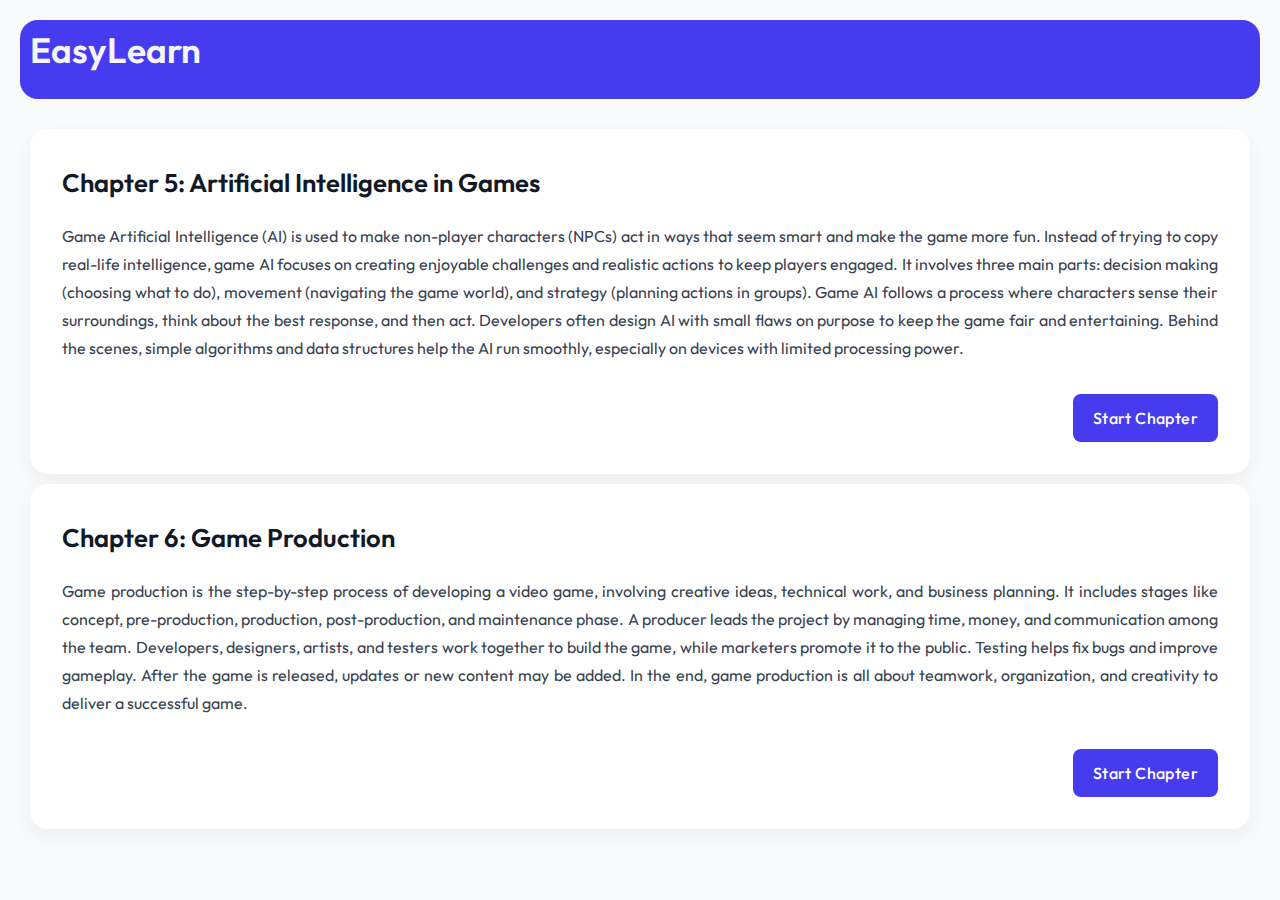
<file: index.html>
<!DOCTYPE html>
<html lang="en">
<head>
  <meta charset="UTF-8" />
  <meta name="viewport" content="width=device-width, initial-scale=1.0"/>
  <title>EasyLearn</title>
  <link href="https://fonts.googleapis.com/css2?family=Outfit:wght@400;500;700&display=swap" rel="stylesheet">
  <link rel="stylesheet" href="css/style.css">


</head>
<body>
  <main class="landing-page">
    <div class="title">
        <h1>EasyLearn</h1>
    </div>
    
    <div class="chapter-list">
        <!--Chapter 5-->
      <div class="chapter-box">
        <h2>Chapter 5: Artificial Intelligence in Games</h2>
        <p>Game Artificial Intelligence (AI) is used to make non-player characters (NPCs) act in ways that seem smart and make the game more fun. Instead of trying to copy real-life intelligence, game AI focuses on creating enjoyable challenges and realistic actions to keep players engaged. It involves three main parts: decision making (choosing what to do), movement (navigating the game world), and strategy (planning actions in groups). Game AI follows a process where characters sense their surroundings, think about the best response, and then act. Developers often design AI with small flaws on purpose to keep the game fair and entertaining. Behind the scenes, simple algorithms and data structures help the AI run smoothly, especially on devices with limited processing power.</p>
        <div class="button-container">
            <a href="chapter5.html" class="start-button">Start Chapter</a>
        </div>
      </div>
      
      <!--Chapter 6-->
      <div class="chapter-box">
        <h2>Chapter 6: Game Production</h2>
        <p>Game production is the step-by-step process of developing a video game, involving creative ideas, technical work, and business planning. It includes stages like concept, pre-production, production, post-production, and maintenance phase. A producer leads the project by managing time, money, and communication among the team. Developers, designers, artists, and testers work together to build the game, while marketers promote it to the public. Testing helps fix bugs and improve gameplay. After the game is released, updates or new content may be added. In the end, game production is all about teamwork, organization, and creativity to deliver a successful game.</p>
        <div class="button-container">
            <a href="chapter6.html" class="start-button">Start Chapter</a>
        </div>
      </div>
    </div>
  </main>
  <script src="js/script.js" defer></script>

</body>
</html>
</file>
<file: css/style.css>
/* Fonts & Base Styles */
body {
  font-family: 'Outfit', sans-serif;
  background-color: #f9fafb;
  color: #1f2937;
  font-size: 16px;
  line-height: 1.75;
  scroll-behavior: smooth;
  margin: 0;
  padding: 0;
}

* {
  box-sizing: border-box;
}

h1, h2, h3 {
  font-weight: 600;
  color: #111827;
  margin: 0 0 0.5em 0;
}
h1 {
  font-size: 2.2em;
  text-align: left;
  padding-left: 10px;
  color: whitesmoke;
}
h2 {
  font-size: 1.6em;
  text-align: left;
}

p {
  margin-bottom: 1em;
  color: #374151;
}

/* Landing Page */
.landing-page {
  display: flex;
  flex-direction: column;
  padding: 20px 20px;
  text-align: center;
}
.title{
  background-color: #473bf0;
  border-radius: 18px;
}
.chapter-list {
  display: inline-block;
  flex-wrap: wrap;
  justify-content: center;
  margin-top: 20px;
}

.chapter-box p{
  text-align: justify;
}

.chapter-box {
  background-color: #ffffff;
  padding: 32px;
  border-radius: 18px;
  margin: 10px;
  width:auto;
  box-shadow: 0 8px 20px rgba(0, 0, 0, 0.05);
  transition: transform 0.3s ease, box-shadow 0.3s ease;
}

.chapter-box:hover {
  transform: translateY(-6px);
  box-shadow: 0 12px 28px rgba(0, 0, 0, 0.08);
}

.button-container{
  text-align: right;
}
.start-button {
  display: inline-block;
  margin-top: 16px;
  padding: 10px 20px;
  background-color: #473bf0;
  color: white;
  border-radius: 8px;
  text-decoration: none;
  font-weight: 500;
  letter-spacing: 0.4px;
  transition: background-color 0.3s ease, transform 0.2s ease;
}

.start-button:hover {
  background-color: #4b27b8;
  transform: scale(1.03);
}

/* Chapter Page */
.chapter-container {
  display: flex;
  height: 100vh;
  overflow: hidden;
}

/* Sidebar Navigation */
.chapter-nav {
  width: 260px;
  background-color:#f3efff;
  border-radius: 15px;
  margin: 15px;
  padding: 32px 20px;
  position: sticky;
  top: 0;
  overflow-y: auto;
  box-shadow: 2px 0 6px rgba(0, 0, 0, 0.05);
}

.chapter-nav ul {
  list-style: none;
  padding-left: 0;
}

.chapter-nav ul li {
  position: relative;
  padding-left: 30px;
  margin-bottom: 20px;
  transition: all 0.3s ease;
}

.chapter-nav ul li::before {
  content: '';
  position: absolute;
  left: 0;
  top: 8px;
  width: 12px;
  height: 12px;
  background-color: #cbd5e1; /* gray bullet */
  border-radius: 50%;
  transition: background-color 0.3s ease;
}

.chapter-nav ul li.visited::before {
  background-color: #10b981; /* green bullet */
}


.chapter-nav a {
  text-decoration: none;
  color: #1f2937;
  font-weight: 500;
  transition: color 0.3s ease;
}

.chapter-nav a.active,
.chapter-nav a:hover {
  color: #10b981;
}

/* Main Content Area */
.chapter-content {
  flex: 1;
  padding: 48px;
  overflow-y: auto;
  background-color:#f6f4fd;
  margin: 15px;
  border-radius: 15px;
}

.chapter-content section {
  background-color:#e4ddfb;;
  padding: 50px;
  margin-bottom: 48px;
  border-radius: 20px;
  box-shadow: 0 6px 18px rgba(0, 0, 0, 0.04);
  animation: fadeIn 0.4s ease;
}

.chapter-content img {
  width: 100%;
  max-width: 650px;
  margin-top: 20px;
  border-radius: 12px;
  border: 1px solid #e5e7eb;
}
/*light-box*/
a.lightbox img {
  cursor: zoom-in;
}
.lightbox-overlay {
  position: fixed;
  inset: 0;
  background-color: rgba(0, 0, 0, 0.85); 
  display: flex;
  justify-content: center;
  align-items: center;
  z-index: 10000;
  opacity: 0;
  visibility: hidden;
  pointer-events: none;
  transition: opacity 0.3s ease, visibility 0.3s ease;
}

.lightbox-overlay.active {
  opacity: 1;
  visibility: visible;
  pointer-events: all;
}

.lightbox-overlay img {
  width: auto;
  height: auto;
  max-width: 100vw;
  max-height: 100vh;
  object-fit: contain;
  border-radius: 0;
}

/* Close button styles */
.lightbox-close {
  position: absolute;
  top: 20px;
  right: 25px;
  font-size: 2rem;
  color: white;
  background: transparent;
  border: none;
  cursor: pointer;
  z-index: 10001;
  font-weight: bold;
}

.lightbox-close:hover {
  color: #ccc;
}



/* Forms and Lists */
ul {
  padding-left: 24px;
  margin-top: 10px;
}
input[type="radio"] {
  margin-right: 10px;
  accent-color: #10b981;
}

/* Animation */
@keyframes fadeIn {
  from {
    opacity: 0;
    transform: translateY(20px);
  }
  to {
    opacity: 1;
    transform: translateY(0);
  }
}


/*chapter 6 drag drop*/
    .question-box {
      background: #d6e4ff;
      border-radius: 10px;
      padding: 20px;
      max-width: 600px;
      margin: auto;
    }

    .scene {
      margin: 15px 0;
      display: flex;
      justify-content: space-between;
      align-items: center;
    }

    .dropzone {
      width: 150px;
      height: 40px;
      border: 2px dashed #888;
      border-radius: 8px;
      background: #fff;
      text-align: center;
      line-height: 40px;
      font-weight: bold;
      color: #444;
    }

    .drag {
      display: inline-block;
      padding: 10px 15px;
      border-radius: 12px;
      color: #fff;
      font-weight: bold;
      margin: 10px;
      cursor: grab;
    }

    .Launching { background-color: #7f5af0; }
    .Programming{ background-color: #00aaff; }
    .Planning{ background-color: #6cc644; }
    .Testing { background-color: #e49b0f; }
    .Design { background-color: #ff5c8a; }

    .Sense{ background-color: #6cc644; }
    .Think{ background-color: #00aaff; }
    .Act { background-color: #ff5c8a; }

    .drag-container {
      display: flex;
      justify-content: center;
      flex-wrap: wrap;
      margin-top: 20px;
    }

    .correct {
      background-color: #b6fcb6 !important;
      border-color: #4caf50 !important;
    }

    .wrong {
      background-color: #ffc2c2 !important;
      border-color: #f44336 !important;
    }
/*end drag drop*/

/*video*/
video {
  width: 100%;
  height: auto;
  max-width: 100%; 
  display: block;
  border-radius: 20px;
}
</file>
